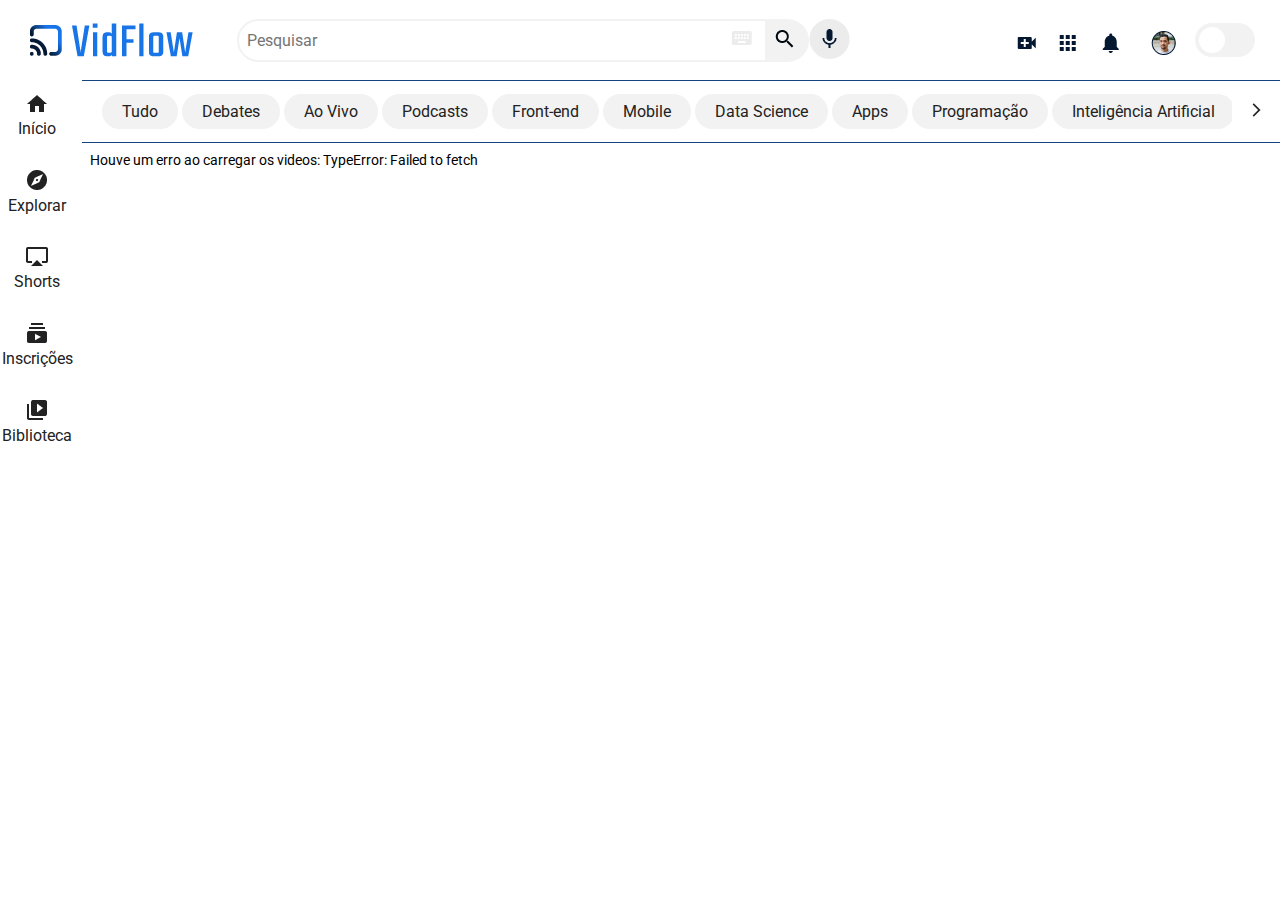
<file: JavaScript-consumindo-e-tratando-dados-de-uma-API/projeto-vidflow-main/index.html>
<!DOCTYPE html>
<html lang="pt-br">
    <head>
        <meta charset="UTF-8">
        <meta name="viewport" content="width=device-width, initial-scale=1.0">
        <link
            href="https://fonts.googleapis.com/css2?family=Roboto:wght@400;500;700&display=swap"
            rel="stylesheet"
        />
        <link rel="stylesheet" href="./css/reset.css">
        <link rel="stylesheet" href="./css/estilos.css">
        <link rel="stylesheet" href="./css/flexbox.css">
        <title>VidFlow</title>
        <link rel="shortcut icon" href="./img/Favicon.png" type="image/x-icon">
    </head>
<body>
    <header>
        <nav class="cabecalho__container">
            <div class="logo__item">
                <img src="./img/VidFlow--Logo-light-mode.png" alt="Logo do VoidFlow">
            </div>
            <div class="cabecalho__pesquisar__item">
                <form class="form__pesquisa">
                    <input type="searc" class="pesquisar__input" placeholder="Pesquisar">
                    <img src="./img/topbar/keyboard.png" alt="Ícone de teclado" class="pesquisar__input-teclado">
                    <button class="pesquisar__btn">
                        <img src="./img/topbar/search.png" alt="Ícone de lupa" >
                    </button>
                    <button class="cabecalho__audio">
                        <img src="./img/topbar/Mic.png" alt="Ícone de microfone" >
                    </button>
                </form>
            </div>
            <div class="cabecalho__icones__item">
                <a href="#" class="cabecalho__videos"></a>
                <a href="#" class="cabecalho__apps"></a>
                <a href="#" class="cabecalho__notificacoes"></a>
                <a href="#" class="cabecalho__avatar"></a>
                <label class="cabecalho__switch">
                    <input type="checkbox" class="cabecalho__switch-input">
                    <span class="cabecalho__switch-slider"></span>
                </label>
            </div>
        </nav>
    </header>
    <aside class="menu__container">
        <ul class="menu__lista">
            <li>
                <a class="menu__itens" href="#">
                    <i class="icone__inicio icone-item"></i>
                    <span>Início</span></a>
            </li>

            <li>
                <a class="menu__itens" href="#">
                    <i class="icone__explorar icone-item"></i>
                    <span>Explorar</span></a>
            </li>

            <li>
                <a class="menu__itens" href="#">
                    <i class="icone__shorts icone-item"></i>
                    <span>Shorts</span></a>
            </li>

            <li>
                <a class="menu__itens" href="#">
                    <i class="icone__inscricoes icone-item"></i>
                    <span>Inscrições</span></a>
            </li>

            <li>
                <a class="menu__itens" href="#">
                    <i class="icone__biblioteca icone-item"></i>
                    <span>Biblioteca</span></a>
            </li>
        </ul>

        <ul class="menu__lista">
            <li>
                <a class="menu__itens" href="#">
                    <i class="icone__historico icone-item"></i>
                    <span>Histórico</span></a>
            </li>

            <li>
                <a class="menu__itens" href="#">
                    <i class="icone__relogio icone-item"></i>
                    <span>Assistir mais tarde</span></a>
            </li>

            <li>
                <a class="menu__itens" href="#">
                    <i class="icone__like icone-item"></i>
                    <span>Marcados com like</span></a>
            </li>
        </ul>

        <ul class="menu__lista">
            <li>
                <a class="menu__itens" href="#">
                    <i class="icone__mostrar icone-item"></i>
                    <span>Mostrar mais 2</span></a>
            </li>

            <li>
                <a class="menu__itens" href="#">
                    <i class="icone__deschamps icone-item"></i>
                    <span>Felipe Deschamps</span></a>
            </li>

            <li>
                <a class="menu__itens" href="#">
                    <i class="icone__nerd icone-item"></i>
                    <span>Jovem Nerd</span></a>
            </li>

            <li>
                <a class="menu__itens" href="#">
                    <i class="icone__souto icone-item"></i>
                    <span>Mario Souto</span></a>
            </li>

            <li>
                <a class="menu__itens" href="#">
                    <i class="icone__iamarino icone-item"></i>
                    <span>Atila Iamarino</span></a>
            </li>

            <li>
                <a class="menu__itens" href="#">
                    <i class="icone__ballerini icone-item"></i>
                    <span>Rafaella Ballerini</span></a>
            </li>

            <li>
                <a class="menu__itens" href="#">
                    <i class="icone__gaveta icone-item"></i>
                    <span>Gaveta</span></a>
            </li>

            <li>
                <a class="menu__itens" href="#">
                    <i class="icone__alura icone-item"></i>
                    <span>Alura</span></a>
            </li>

            <li>
                <a class="menu__itens inscricoes" href="#">INSCRIÇÕES</a>
            </li>
        </ul>

        <ul class="menu__lista">
            <li class="jogos">
                <a class="menu__itens" href="#">
                    <i class="icone__jogos icone-item"></i>
                    <span>Jogos</span></a>
            </li>

            <li class="filmes">
                <a class="menu__itens" href="#">
                    <i class="icone__filmes icone-item"></i>
                    <span>Filmes</span></a>
            </li>
            <li class="premium">
                <a class="menu__itens" href="#">
                    <i class="icone__videos icone-item"></i>
                    <span>Vídeo Premium</span></a>
            </li>

            <li class="menu__itens">
                <a href="#">MAIS DA PÁGINA</a>
            </li>

        </ul>
    </aside>
    <section class="superior__secao__container">
        <div class="superior__secao__container-wrapper">
            <a href="#" name="Tudo" class="superior__item">Tudo</a>
            <a href="#" name="Debates" class="superior__item">Debates</a>
            <a href="#" name="Ao Vivo" class="superior__item">Ao Vivo</a>
            <a href="#" name="Podcasts" class="superior__item">Podcasts</a>
            <a href="#" name="Front-end" class="superior__item">Front-end</a>
            <a href="#" name="Mobile" class="superior__item">Mobile</a>
            <a href="#" name="Data Science" class="superior__item">Data Science</a>
            <a href="#" name="Apps" class="superior__item">Apps</a>
            <a href="#" name="Programação" class="superior__item">Programação</a>
            <a href="#" name="Inteligência Artificial" class="superior__item">Inteligência Artificial</a>
            <a href="#" name="Inovação" class="superior__item">Inovação</a>
        </div>
        <label for="" class="superior__slider">
            <span><img src="./img/arrow_forward_ios.png" alt="Flecha de direção para a direita"></span>
        </label>
    </section>

    <ul class="videos__container">
        
    </ul>

    <script src="script.js"></script>
</body>
</html>
</file>
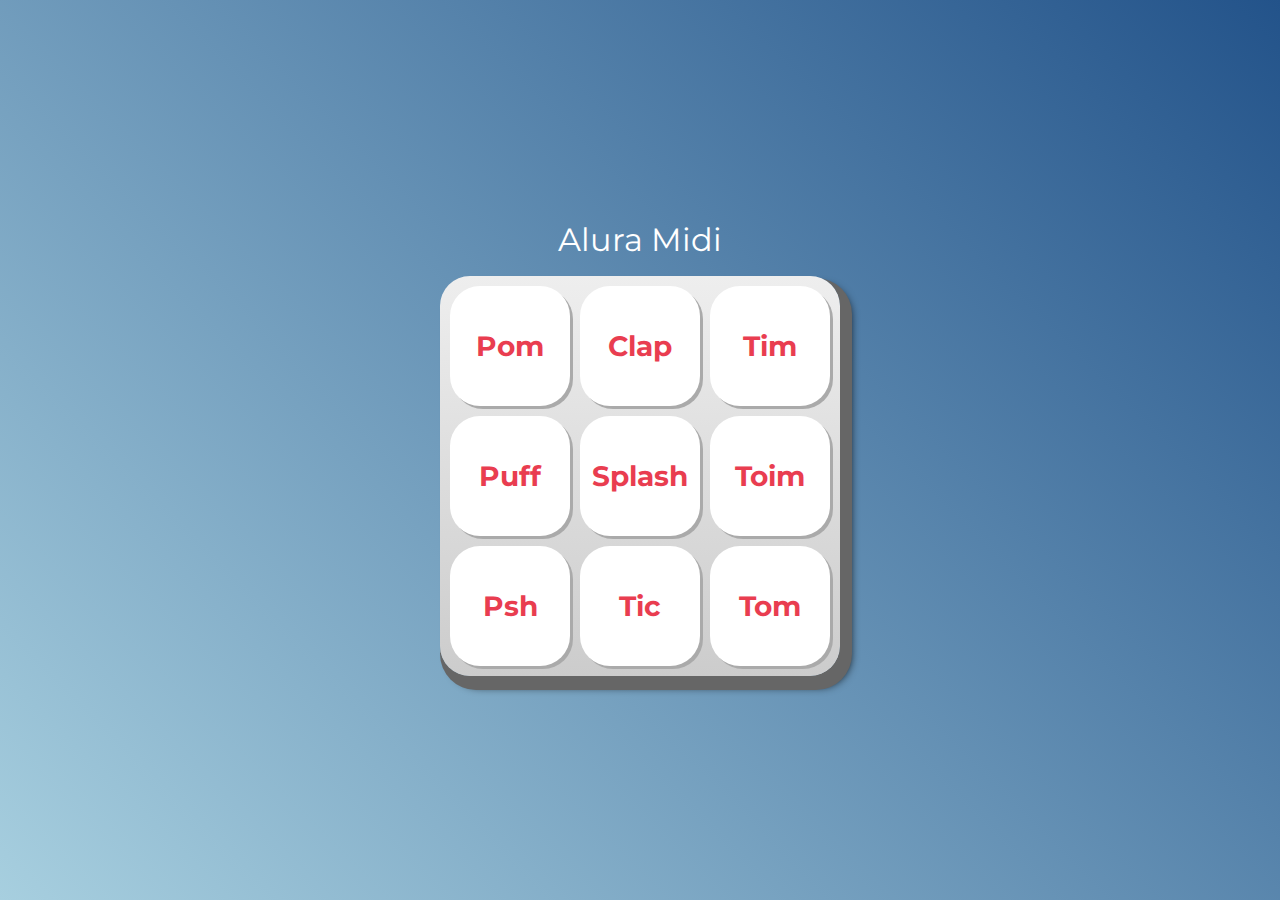
<file: javascript-web-paginas-dinamicas/aluramidi/index.html>
<!DOCTYPE html>
<html lang="pt-BR">
<head>
    <meta charset="UTF-8">
    <meta http-equiv="X-UA-Compatible" content="IE=edge">
    <meta name="viewport" content="width=device-width, initial-scale=1.0">

    <title>Alura MIDI</title>

    <link rel="preconnect" href="https://fonts.googleapis.com">
    <link rel="preconnect" href="https://fonts.gstatic.com" crossorigin>
    <link href="https://fonts.googleapis.com/css2?family=Montserrat:wght@500;600&display=swap" rel="stylesheet">

    <link rel="icon" type="image/png" href="images/bateria.png">
    <link rel="stylesheet" href="css/reset.css">
    <link rel="stylesheet" href="css/estilos.css">

</head>
<body>

    <h1>Alura Midi</h1>

    <section class="teclado">
        <button class="tecla tecla_pom">Pom</button>
        <button class="tecla tecla_clap">Clap</button>
        <button class="tecla tecla_tim">Tim</button>

        <button class="tecla tecla_puff">Puff</button>
        <button class="tecla tecla_splash">Splash</button>
        <button class="tecla tecla_toim">Toim</button>

        <button class="tecla tecla_psh">Psh</button>
        <button class="tecla tecla_tic">Tic</button>
        <button class="tecla tecla_tom">Tom</button>
    </section>

    <audio src="sounds/keyq.wav" id="som_tecla_pom"></audio>
    <audio src="sounds/keyw.wav" id="som_tecla_clap"></audio>
    <audio src="sounds/keye.wav" id="som_tecla_tim"></audio>
    <audio src="sounds/keya.wav" id="som_tecla_puff"></audio>
    <audio src="sounds/keys.wav" id="som_tecla_splash"></audio>
    <audio src="sounds/keyd.wav" id="som_tecla_toim"></audio>
    <audio src="sounds/keyz.wav" id="som_tecla_psh"></audio>
    <audio src="sounds/keyx.wav" id="som_tecla_tic"></audio>
    <audio src="sounds/keyc.wav" id="som_tecla_tom"></audio>

    <script src="main.js"></script>
</body>
</html>
</file>
<file: JavaScript-consumindo-e-tratando-dados-de-uma-API/projeto-vidflow-main/css/estilos.css>
*,
*::before,
*::after {
    --azul-profundo: #01080E;
    --azul-escuro: #041832;
    --azul-medio: #144480;
    --azul-destaque-light: #1875E9;
    --azul-destaque-dark: #3985D8;
    --cinza-escuro: #222222;
    --cinza-medio: #C5C5C5;
    --cinza-claro: #F2F2F2;
    --branco: #FFFFFF;
    box-sizing: border-box;
}

body {
    font-family: Roboto, Arial, Helvetica, sans-serif;
    background-color: var(--branco);
    position: relative;
    width: 100%;
    height: 100vh;
    overflow: auto;
    font-size: 14px;
    color: var(--cinza-escuro);                                                            
    box-sizing: border-box;
    text-align: center;
}

/* CABEÇALHO */

.cabecalho__container {
    background-color: var(--branco);
    height: 80px;
    width: 100%;
    padding: 0 25px;
}

.logo__item {
    padding: 15px 0px;
    cursor: pointer;
}

.pesquisar__input {
    padding: 8px;
    border: 2px solid var(--cinza-claro);
    border-radius: 32px 0px 0px 32px;
    font-size: 16px;
}

.pesquisar__input-teclado{
    position: absolute;
    right: 16%;
    top: 30%;
}

.pesquisar__btn {
    background-color: var(--cinza-claro);
    border: 0px;
    border-radius: 0px 32px 32px 0px;
    padding: 8px;
    padding-right: 15px;
    border-left: none;
    cursor: pointer;
}

.cabecalho__audio {
    border: 0px;
    background-color: var(--branco);
}

.cabecalho__videos {
    background-image: url(../img/topbar/video_call.png);
    background-repeat: no-repeat;
    background-position: center;
    padding: 20px;
}

.cabecalho__apps {
    background-image: url(../img/topbar/apps.png);
    background-repeat: no-repeat;
    background-position: center;
    padding: 13px 30px 13px 13px;
}

.cabecalho__notificacoes {
    background-image: url(../img/topbar/notifications.png);
    background-repeat: no-repeat;
    background-position: center;
    padding: 13px 30px 13px 13px;
}

.cabecalho__avatar {
    background-image: url(../img/topbar/Avatar.png);
    background-repeat: no-repeat;
    background-position: center;
    padding: 13px 30px 13px 33px;
}

.cabecalho__switch {
    position: relative;
    display: inline-block;
    padding: 13px 30px 13px 13px;
    width: 60px;
    height: 34px;
  }
  
  .cabecalho__switch-input{
    opacity: 0;
    width: 0;
    height: 0;
  }
  
  .cabecalho__switch-slider {
    position: absolute;
    cursor: pointer;
    top: 0;
    left: 0;
    right: 0;
    bottom: 0;
    background-color: var(--cinza-claro);
    -webkit-transition: .4s;
    transition: .4s;
    border-radius: 34px;
  }
  
  .cabecalho__switch-slider:before {
    position: absolute;
    content: "";
    height: 26px;
    width: 26px;
    left: 4px;
    bottom: 4px;
    background-color: var(--branco);
    -webkit-transition: .4s;
    transition: .4s;
    border-radius: 50%;
  }
  
  .cabecalho__switch-input:checked + .cabecalho__switch-slider {
    background-color: var(--azul-destaque-light);
  }
  
  .cabecalho__switch-input:focus + .cabecalho__switch-slider {
    box-shadow: 0 0 1px var(--cinza-claro);
  }
  
  .cabecalho__switch-input:checked + .cabecalho__switch-slider:before {
    -webkit-transform: translateX(26px);
    -ms-transform: translateX(26px);
    transform: translateX(26px);
  }

/* MENU LATERAL */

.menu__container {
    font-size: 14px;
    background-color: var(--branco);
}

.icone__inicio::before {
    content: url(../img/sidebar/home.png);
}

.icone__explorar::before {
    content: url(../img/sidebar/explore.png);
}

.icone__shorts::before {
    content: url(../img/sidebar/airplay.png);
}

.icone__inscricoes::before {
    content: url(../img/sidebar/subscriptions.png);
}

.icone__biblioteca::before {
    content: url(../img/sidebar/video_library.png);
}

.icone__historico::before {
    content: url(../img/sidebar/history.png);
}

.icone__relogio::before {
    content: url(../img/sidebar/history_toggle_off.png);
}

.icone__like::before {
    content: url(../img/sidebar/thumb_up_alt.png);
}

.icone__alura::before {
    content: url(../img/sidebar/Avatar_Alura.png);
}

.icone__gaveta::before {
    content: url(../img/sidebar/Avatar_Gaveta.png);
}

.icone__ballerini::before {
    content: url(../img/sidebar/Avatar_Rafa.png);
}

.icone__iamarino::before {
    content: url(../img/sidebar/Avatar_Atila.png);
}

.icone__souto::before {
    content: url(../img/sidebar/Avatar_Souto.png);
}

.icone__nerd::before {
    content: url(../img/sidebar/Avatar_Jovem_Nerd.png);
}

.icone__deschamps::before {
    content: url(../img/sidebar/Avatar_Deschamps.png);
}

.icone__mostrar::before {
    content: url(../img/sidebar/keyboard_arrow_down.png);
}

.icone__videos::before {
    content: url(../img/sidebar/ondemand_video.png);
}

.icone__filmes::before {
    content: url(../img/sidebar/movie.png);
}

.icone__jogos::before {
    content: url(../img/sidebar/sports_esports.png);
}


/* SECAO SUPERIOR */

.superior__secao__container {
    height: 63px;
    color: var(--branco);
    font-size: 16px;
    background-color: var(--branco);
    padding: 0 20px;
    position: fixed;
    top: 80px;
    right: 0;
    left: 0;
    /* transition: transform 0.5s ease-in-out;
    transform: translateX(0); */
}

.superior__secao__container-wrapper{
    position: relative;
}

.superior__item {
    color: var(--cinza-escuro);
    font-size: 16px;
    background-color: var(--cinza-claro);
    border-radius: 20px;
    padding: 8px 20px;
    cursor: pointer;
    width: 200px;
}

.superior__item:hover {
    color: var(--branco);
    background-color: var(--azul-destaque-light);
    transition: .5s;
}

.superior__slider{
    position: absolute;
    right: 0%;
    width: 4%;
    height: 100%;
    background-color: var(--branco);
}

/* SEÇÃO VÍDEOS */

.videos__container {
    color: black;
    padding: 153px 20px 10px 20px;
}

iframe{
    border-radius: 10px;
    width: 100%;
    height: 62%;
}

.descricao-video .img-canal{
    border-radius: 100%;
    width: 40px;
    height: 40px;
}

.descricao-video .titulo-video {
    font-weight: 700;
    color: var(--cinza-escuro);
}

.descricao-video .titulo-canal {
    font-size: 14px;
    color: var(--cinza-escuro);
}  

::-webkit-scrollbar{
    width: 0px;
    height: 0px;
}

@media(min-width: 834px) {

    body {
        height: 100vh;
    }

    /* ESTILOS DO MENU LATERAL */

    .menu__container {
        font-size: 16px;
    }

    .menu__lista {
        padding-top: 15px;
    }

    .menu__lista li {
        width: 100%;
    }

    /* ESTILOS DA SECAO SUPERIOR */

    .superior__secao__container {
        border-top: var(--azul-medio) 1px solid;
        border-bottom: var(--azul-medio) 1px solid;
        width: auto;
        left: 82px;
    }

    /*ESTILOS SEÇÃO VÍDEOS */

    .videos__container {
        padding-left: 90px;
        padding-right: 17px;
    }

}

@media(min-width: 1440px) {

    /* SEÇÃO SUPERIOR */

    .superior__secao__container {
        left: 247px;
    }

    /* ESTILOS DO MENU LATERAL */

    .menu__lista {
        border-bottom: 1.5px solid var(--azul-medio);
    }

    /* ESTILOS VIDEOS */

    .videos__container {
        padding-right: 10px;
        padding-left: 248px;
    }

}
</file>
<file: JavaScript-consumindo-e-tratando-dados-de-uma-API/projeto-vidflow-main/css/flexbox.css>
/* CABEÇALHO */

.cabecalho__container {
    display: flex;
    justify-content: space-between;
    align-items: center;
    position: fixed;
    top: 0;
  }
  
  .cabecalho__pesquisar__item {
    display: none;
  }
  
  .form__pesquisa {
    position: relative;
    flex: 1;
    display: flex;
    justify-content: center;
  }
  
  /* SECAO SUPERIOR */
  
  .superior__slider {
    display: none;
  }
  
  /* MENU */

.menu__container {
  position: fixed;
  bottom: 0%;
  height: 74px;
  width: 100%;
}

.menu__lista {
  display: flex;
  justify-content: space-around;
  height: 100%;
}

.menu__lista li {
  align-self: center;
}

.menu__itens {
  display: flex;
  flex-direction: column;
  gap: 5px;
}

.menu__lista:nth-child(2),
.menu__lista:nth-child(3),
.menu__lista:nth-child(4) {
  display: none;
}
  
  /* SEÇÃO SUPERIOR */
  
  .superior__secao__container {
    display: flex;
    align-items: center;
    white-space: nowrap;
    overflow: scroll;
    gap: 15px;
  }
  
  
  /* VIDEO */
  
  .videos__container {
    display: flex;
    flex-wrap: wrap;
    gap: 10px;
  }
  
  .videos__item {
    display: block;
    height: 303px;
    width: 280px;
    /* flex-grow: 1; */
    margin: 10px;
  }
  
  
  .descricao-video {
    margin-top: 1rem;
    display: grid;
    text-align: start;
    column-gap: 1rem;
    row-gap: 10px;
    grid-template-columns: auto 1fr;
  }
  
  .descricao-video .img-canal {
    grid-area: 1 / 1 / 3 / 2;
  } 

  @media (min-width: 834px) {
    /* MENU LATERAL*/
  
    .menu__container {
      left: 0;
      height: auto;
      width: 74px;
      top: 80px;
    }
  
    .menu__lista {
      flex-direction: column;
      justify-content: flex-start;
      padding-top: 15px;
      gap: 33px;
    }
  }
  
  
  @media (min-width: 1156px) {
    /* CABEÇALHO */
  
    .cabecalho__pesquisar__item {
      display: block;
      transform: translate(-60px);
    }
  
    .pesquisar__input {
      width: 530px;
    }
  
    /* SECAO SUPERIOR */
  
    .superior__slider {
      display: flex;
      justify-content: center;
      align-items: center;
    }
  }

  @media (min-width: 1440px) {
    /* MENU */
  
    .menu__container {
      width: 239px;
      overflow: scroll;
    }
  
    .menu__lista:nth-child(2),
    .menu__lista:nth-child(3),
    .menu__lista:nth-child(4) {
      display: flex;
    }
  
    .menu__lista {
      height: auto;
      padding: 20px 17px 20px 15px;
      gap: 15px;
    }
  
    .menu__itens {
      flex-direction: row;
      gap: 15px;
      align-items: center;
    }
  
    .menu__lista:nth-child(3) {
      flex-direction: column-reverse;
    }
  
    .jogos {
      order: 3;
    }
  
    .filmes {
      order: 2;
    }
  
    .premium {
      order: 1;
    }
  
    .maispagina {
      order: 4;
    }
  }
</file>
<file: javascript-web-paginas-dinamicas/aluramidi/css/estilos.css>
:root {
  --cinza: #aaa;
  --vermelha: #e93d50;
  --vermelha-escura: #af303f;
  --branca: #fff;
  --luz: rgb(229, 255, 0);
}

body {
  align-items: center;
  background: linear-gradient(45deg, #a7cfdf 0%,#23538a 100%);
  display: flex;
  justify-content: center;
  flex-direction: column;
  font-family: 'Montserrat', sans-serif;
  min-height: 100vh;
}

h1 {
  color: var(--branca);
  margin-bottom: 20px;
  font-size: 2rem;
}

.teclado {
  background: linear-gradient(to bottom, #eeeeee 0%,#cccccc 100%);
  box-shadow: 6px 8px 0 6px #666, 10px 10px 10px #000;
  border-radius: 30px;
  display: grid;
  gap: 10px;
  grid-template-columns: repeat(3, 1fr);
  padding: 10px;
}

.tecla {
  background-color: var(--branca);
  border-radius: 30px;
  box-shadow: 3px 3px 0 var(--cinza);
  color: var(--vermelha);
  cursor: pointer;
  height: 120px;
  font-size: 1.75em;
  font-weight: bold;
  line-height: 120px;
  text-align: center;
  width: 120px;
}

.tecla.ativa,
.tecla:active {
  background-color: var(--vermelha);
  border: 4px solid  var(--vermelha);
  box-shadow: 3px 3px 0 var(--vermelha-escura) inset;
  color: var(--branca);
  outline: none;
}

.tecla.focus,
.tecla:focus {
  outline: none;
  box-shadow: 1px 1px 10px var(--luz);
}

.tecla.active:focus,
.tecla:active:focus {
  box-shadow: 3px 3px 0 var(--vermelha-escura) inset, 1px 1px 10px var(--luz);
}
</file>
